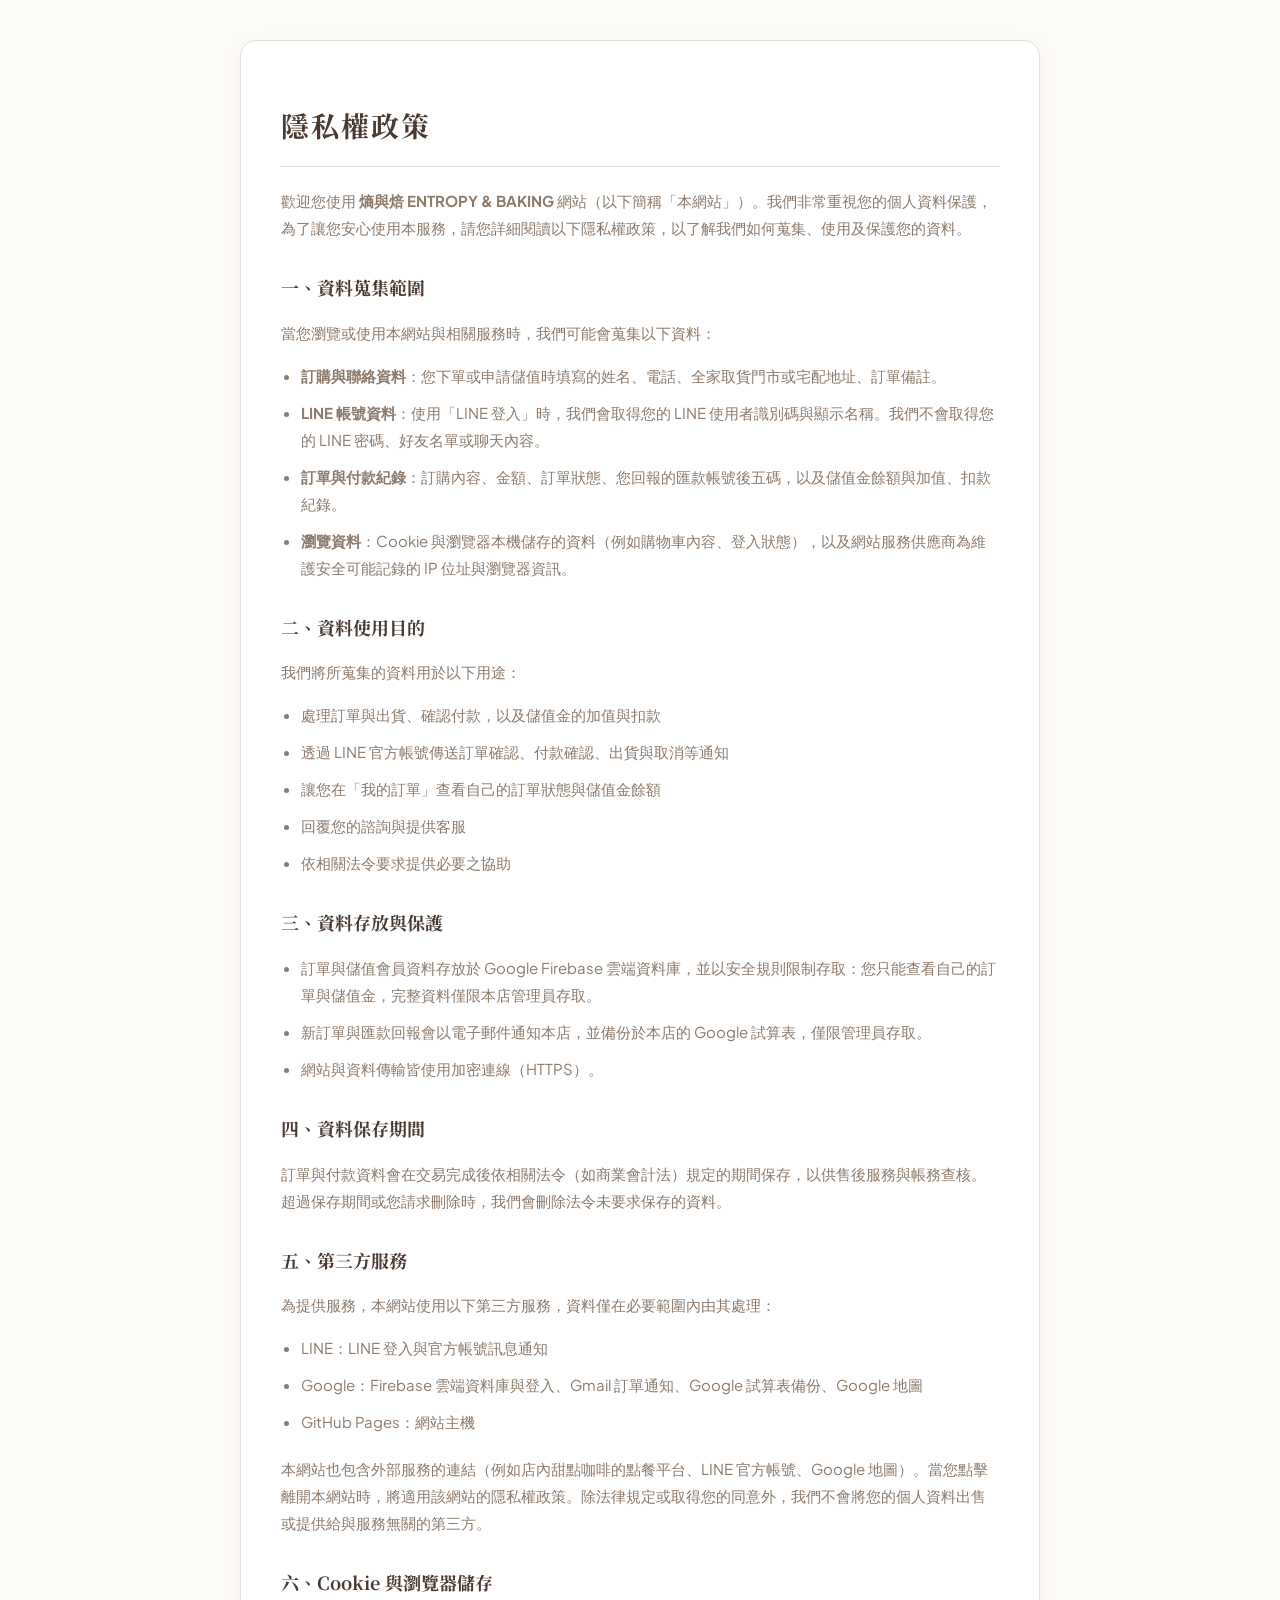
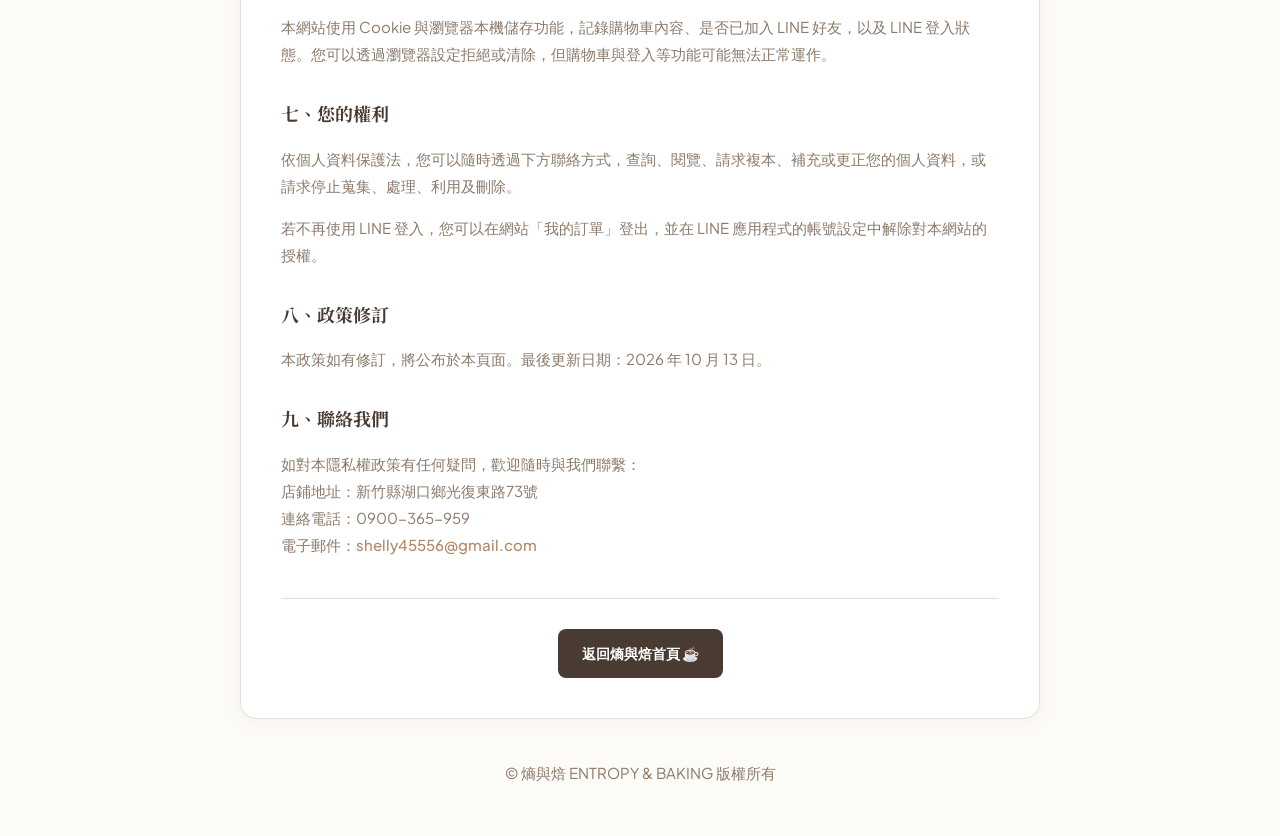
<file: privacy.html>
<!DOCTYPE html>
<html lang="zh-Hant">
<head>
  <meta charset="UTF-8" />
  <meta name="viewport" content="width=device-width, initial-scale=1" />
  <title>隱私權政策 | 熵與焙 ENTROPY & BAKING</title>
  <!-- 引入一致的高質感 Google Fonts -->
  <link rel="preconnect" href="https://fonts.googleapis.com">
  <link rel="preconnect" href="https://fonts.gstatic.com" crossorigin>
  <link href="https://fonts.googleapis.com/css2?family=Noto+Serif+TC:wght@400;600;700&family=Plus+Jakarta+Sans:wght@400;500;600&display=swap" rel="stylesheet">
  <style>
    :root {
      --bg-color: #fdfbf7;
      --card-bg: #ffffff;
      --text-main: #4a3b32;
      --text-muted: #8c7a6b;
      --accent-color: #b08968;
      --border-color: #e6dfd5;
      --font-serif: 'Noto Serif TC', serif;
      --font-sans: 'Plus Jakarta Sans', sans-serif;
    }

    body {
      font-family: var(--font-sans), sans-serif;
      max-width: 800px;
      margin: 0 auto;
      padding: 40px 20px;
      background-color: var(--bg-color);
      color: var(--text-main);
      line-height: 1.8;
      -webkit-font-smoothing: antialiased;
    }

    .privacy-container {
      background: var(--card-bg);
      padding: 40px;
      border-radius: 16px;
      box-shadow: 0 4px 20px rgba(74, 59, 50, 0.04);
      border: 1px solid var(--border-color);
    }

    h1 {
      font-family: var(--font-serif);
      color: var(--text-main);
      font-size: 28px;
      margin-bottom: 20px;
      letter-spacing: 2px;
      border-bottom: 1px solid var(--border-color);
      padding-bottom: 16px;
    }

    h2 {
      font-family: var(--font-serif);
      color: var(--text-main);
      font-size: 18px;
      margin-top: 30px;
      margin-bottom: 10px;
    }

    p, li {
      color: var(--text-muted);
      font-size: 15px;
      margin-bottom: 10px;
    }

    ul {
      margin-bottom: 20px;
      padding-left: 20px;
    }

    a {
      color: var(--accent-color);
      text-decoration: none;
      font-weight: 500;
    }

    a:hover {
      text-decoration: underline;
    }

    .back-home-wrap {
      margin-top: 40px;
      text-align: center;
      border-top: 1px solid var(--border-color);
      padding-top: 30px;
    }

    .btn-back {
      display: inline-block;
      background-color: var(--text-main);
      color: white;
      padding: 12px 24px;
      border-radius: 8px;
      font-weight: 600;
      font-size: 14px;
      text-decoration: none;
      transition: background-color 0.2s;
    }

    .btn-back:hover {
      background-color: var(--accent-color);
      text-decoration: none;
    }

    footer {
      text-align: center;
      margin-top: 40px;
      color: var(--text-muted);
      font-size: 13px;
    }
  </style>
</head>
<body>

  <div class="privacy-container">
    <h1>隱私權政策</h1>

    <p>歡迎您使用 <strong>熵與焙 ENTROPY & BAKING</strong> 網站（以下簡稱「本網站」）。我們非常重視您的個人資料保護，為了讓您安心使用本服務，請您詳細閱讀以下隱私權政策，以了解我們如何蒐集、使用及保護您的資料。</p>

    <h2>一、資料蒐集範圍</h2>
    <p>當您瀏覽或使用本網站與相關服務時，我們可能會蒐集以下資料：</p>
    <ul>
      <li><strong>訂購與聯絡資料</strong>：您下單或申請儲值時填寫的姓名、電話、全家取貨門市或宅配地址、訂單備註。</li>
      <li><strong>LINE 帳號資料</strong>：使用「LINE 登入」時，我們會取得您的 LINE 使用者識別碼與顯示名稱。我們不會取得您的 LINE 密碼、好友名單或聊天內容。</li>
      <li><strong>訂單與付款紀錄</strong>：訂購內容、金額、訂單狀態、您回報的匯款帳號後五碼，以及儲值金餘額與加值、扣款紀錄。</li>
      <li><strong>瀏覽資料</strong>：Cookie 與瀏覽器本機儲存的資料（例如購物車內容、登入狀態），以及網站服務供應商為維護安全可能記錄的 IP 位址與瀏覽器資訊。</li>
    </ul>

    <h2>二、資料使用目的</h2>
    <p>我們將所蒐集的資料用於以下用途：</p>
    <ul>
      <li>處理訂單與出貨、確認付款，以及儲值金的加值與扣款</li>
      <li>透過 LINE 官方帳號傳送訂單確認、付款確認、出貨與取消等通知</li>
      <li>讓您在「我的訂單」查看自己的訂單狀態與儲值金餘額</li>
      <li>回覆您的諮詢與提供客服</li>
      <li>依相關法令要求提供必要之協助</li>
    </ul>

    <h2>三、資料存放與保護</h2>
    <ul>
      <li>訂單與儲值會員資料存放於 Google Firebase 雲端資料庫，並以安全規則限制存取：您只能查看自己的訂單與儲值金，完整資料僅限本店管理員存取。</li>
      <li>新訂單與匯款回報會以電子郵件通知本店，並備份於本店的 Google 試算表，僅限管理員存取。</li>
      <li>網站與資料傳輸皆使用加密連線（HTTPS）。</li>
    </ul>

    <h2>四、資料保存期間</h2>
    <p>訂單與付款資料會在交易完成後依相關法令（如商業會計法）規定的期間保存，以供售後服務與帳務查核。超過保存期間或您請求刪除時，我們會刪除法令未要求保存的資料。</p>

    <h2>五、第三方服務</h2>
    <p>為提供服務，本網站使用以下第三方服務，資料僅在必要範圍內由其處理：</p>
    <ul>
      <li>LINE：LINE 登入與官方帳號訊息通知</li>
      <li>Google：Firebase 雲端資料庫與登入、Gmail 訂單通知、Google 試算表備份、Google 地圖</li>
      <li>GitHub Pages：網站主機</li>
    </ul>
    <p>本網站也包含外部服務的連結（例如店內甜點咖啡的點餐平台、LINE 官方帳號、Google 地圖）。當您點擊離開本網站時，將適用該網站的隱私權政策。除法律規定或取得您的同意外，我們不會將您的個人資料出售或提供給與服務無關的第三方。</p>

    <h2>六、Cookie 與瀏覽器儲存</h2>
    <p>本網站使用 Cookie 與瀏覽器本機儲存功能，記錄購物車內容、是否已加入 LINE 好友，以及 LINE 登入狀態。您可以透過瀏覽器設定拒絕或清除，但購物車與登入等功能可能無法正常運作。</p>

    <h2>七、您的權利</h2>
    <p>依個人資料保護法，您可以隨時透過下方聯絡方式，查詢、閱覽、請求複本、補充或更正您的個人資料，或請求停止蒐集、處理、利用及刪除。</p>
    <p>若不再使用 LINE 登入，您可以在網站「我的訂單」登出，並在 LINE 應用程式的帳號設定中解除對本網站的授權。</p>

    <h2>八、政策修訂</h2>
    <p>本政策如有修訂，將公布於本頁面。最後更新日期：2026 年 10 月 13 日。</p>

    <h2>九、聯絡我們</h2>
    <p>如對本隱私權政策有任何疑問，歡迎隨時與我們聯繫：<br/>
      店鋪地址：新竹縣湖口鄉光復東路73號<br/>
      連絡電話：0900-365-959<br/>
      電子郵件：<a href="mailto:shelly45556@gmail.com">shelly45556@gmail.com</a>
    </p>

    <div class="back-home-wrap">
      <a href="index.html" class="btn-back">返回熵與焙首頁 ☕</a>
    </div>
  </div>

  <footer>
    <p>© 熵與焙 ENTROPY & BAKING 版權所有</p>
  </footer>

</body>
</html>
</file>
